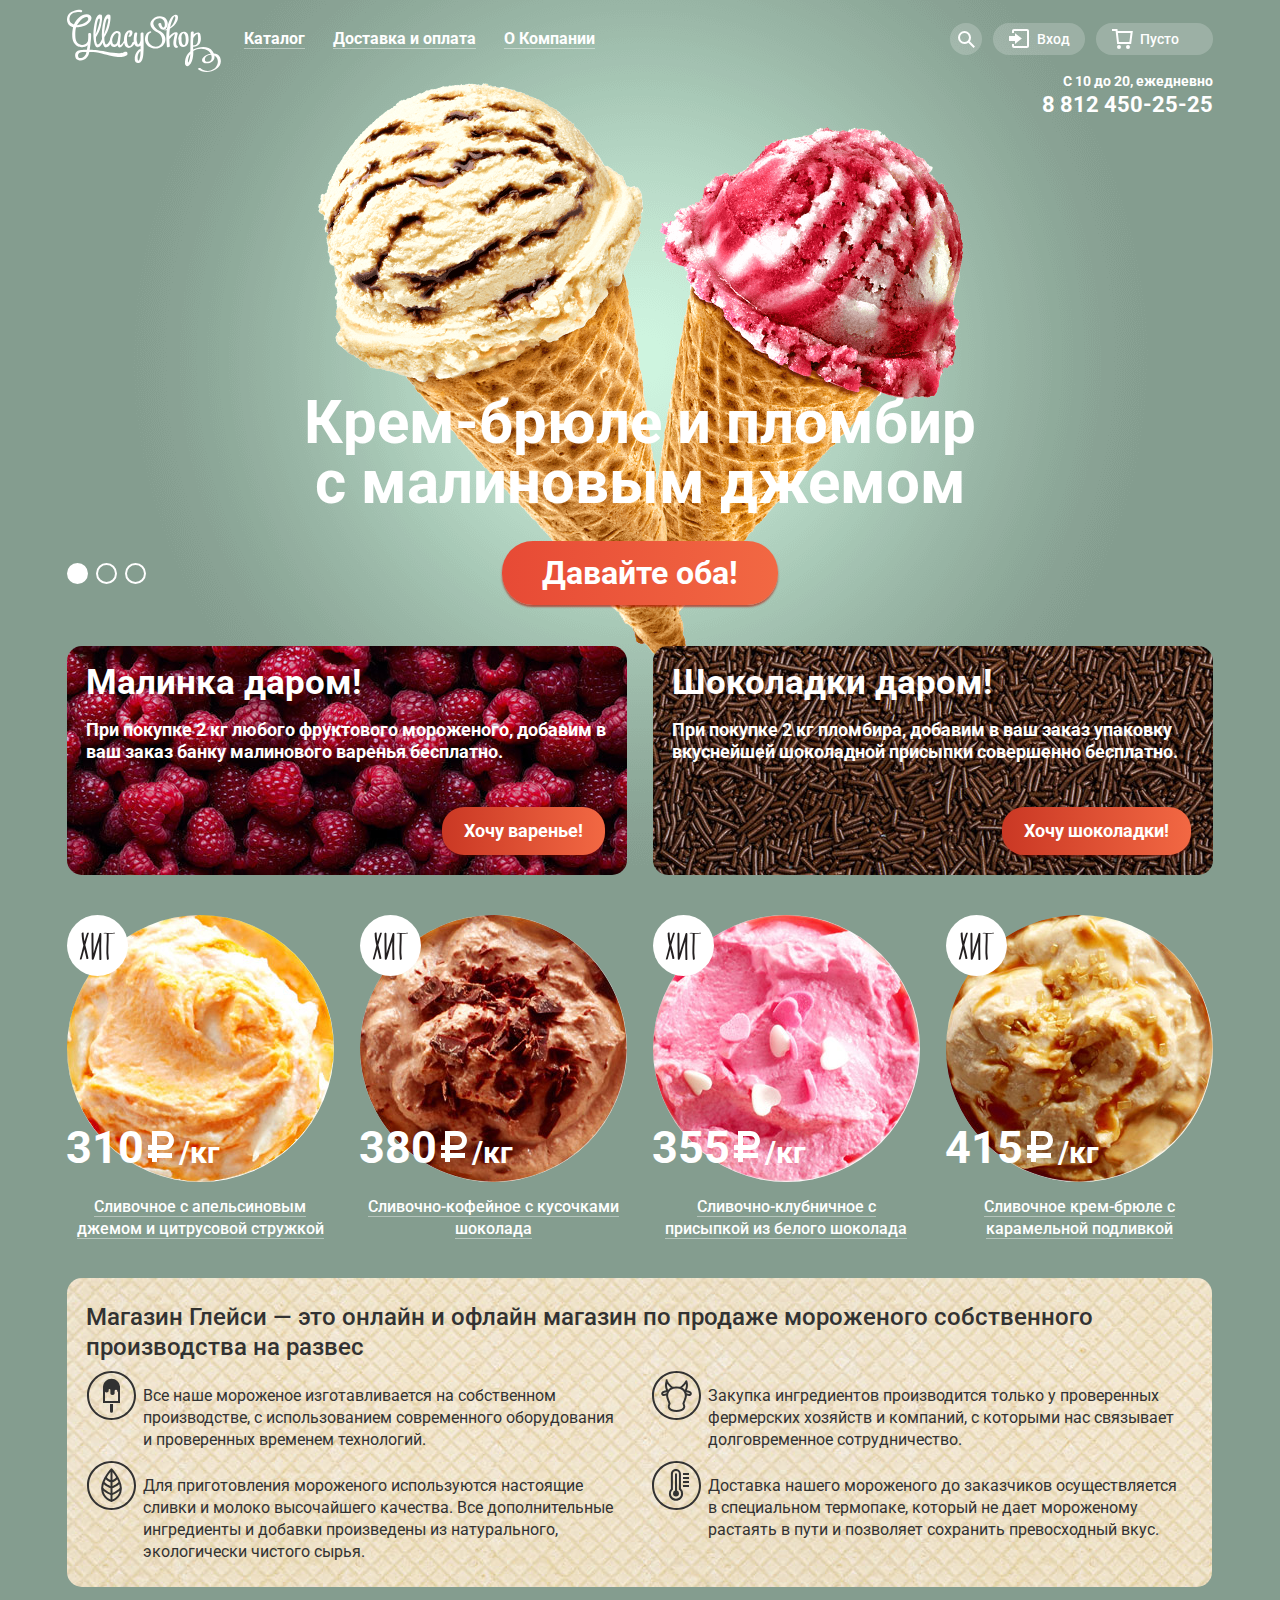
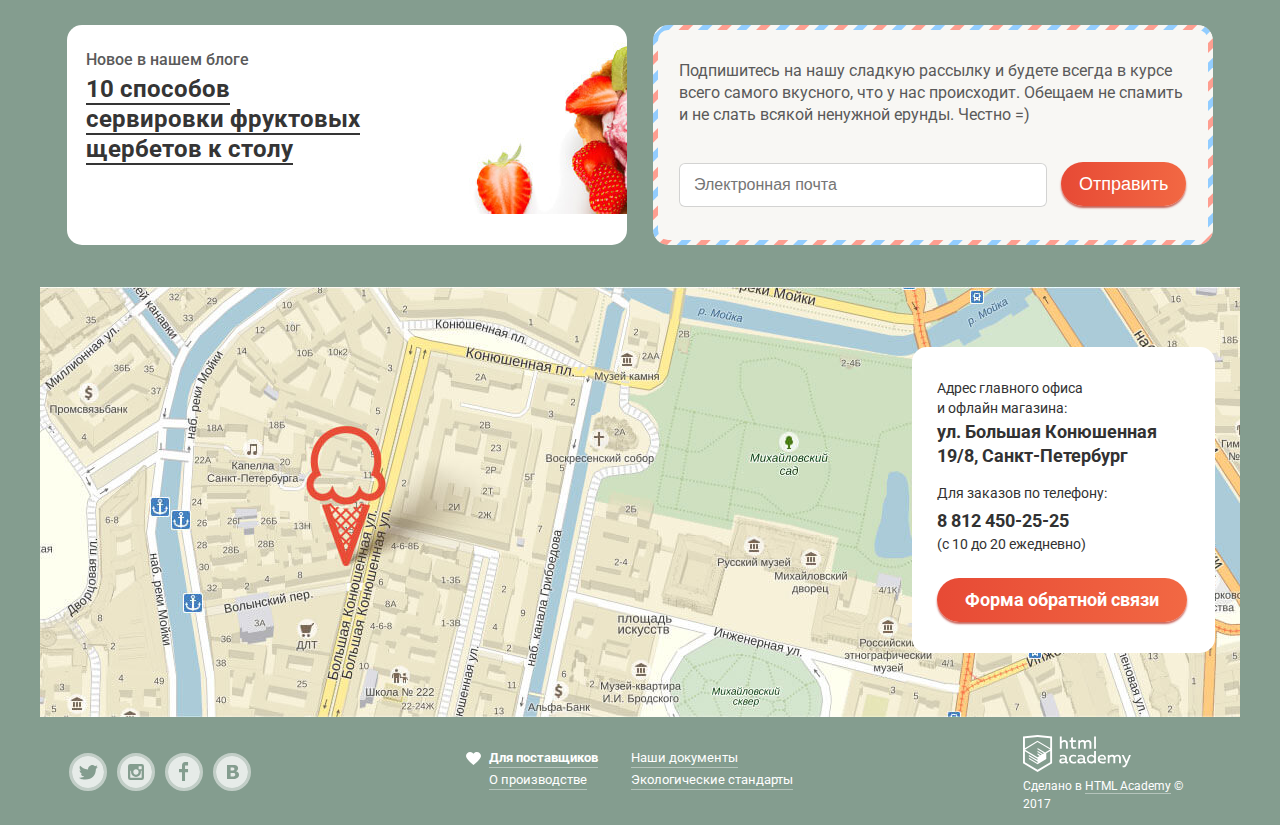
<file: index.html>
<!DOCTYPE html>
<html lang="ru">
<head>
	<meta charset="utf-8">
	<meta name="format-detection" content="telephone=no">
	<title>HTML Academy: Глейси</title>
	<link href="https://fonts.googleapis.com/css?family=Roboto:400,500,700&amp;subset=cyrillic" rel="stylesheet">
	<link rel="stylesheet" href="css/normalize.min.css">
	<link rel="stylesheet" href="css/style.min.css">
</head>
<body>
	<input type="radio" id="btn-one" name="toggle" checked>
	<input type="radio" id="btn-two" name="toggle">
	<input type="radio" id="btn-three" name="toggle">
	<div class="site-wrap">
		<header class="main-header">
			<div class="container">
				<div class="header-navigation-wrap">
					<nav class="main-navigation">
						<img src="img/logo.svg" width="154" height="64" alt="Логотип «Gllacy»">
						<ul class="site-navigation">
							<li class="navigation-item">
								<a href="#"><span>Каталог</span></a>
								<ul class="dropdown">
									<li><a href="#">Новинки</a></li>
									<li><a href="catalog.html">Сливочное</a></li>
									<li><a href="#">Щербеты</a></li>
									<li><a href="#">Фруктовый лед</a></li>
									<li><a href="#">Мелорин</a></li>
								</ul>
							</li>
							<li class="navigation-item"><a href="#"><span>Доставка и оплата</span></a></li>
							<li class="navigation-item"><a href="#"><span>О Компании</span></a></li>
						</ul>
					</nav>
					<ul class="user-navigation">
						<li class="header-search">
							<a href="#"><span class="visually-hidden">Поиск</span></a>
							<form class="header-search-form" action="#" method="get">
								<label class="visually-hidden" for="search">Поиск</label>
								<input type="search" id="search" name="search" placeholder="Что ищем?">
							</form>
						</li>
						<li class="header-login">
							<a href="#">Вход</a>
							<form class="header-login-form" action="#" method="post">
								<label class="visually-hidden" for="login">Электронная почта</label>
								<input type="text" name="login" id="login" placeholder="Электронная почта">
								<label class="visually-hidden" for="password">Пароль</label>
								<input type="password" name="password" id="password" placeholder="Пароль">
								<div class="header-login-wrap">
									<button class="btn login-form-btn" type="submit">Войти</button>
									<div class="header-link-wrap">
										<a href="#">Забыли пароль?</a>
										<a href="#">Новая регистрация</a>
									</div>
								</div>
							</form>
						</li>
						<li class="header-basket">
							<a href="#"><span class="visually-hidden">Корзина</span>Пусто</a>
						</li>
					</ul>
				</div>
				<div class="header-contacts">
					<p class="header-contacts-time">С 10 до 20, ежедневно</p>
					<p class="header-contacts-number">8 812 450-25-25</p>
				</div>
			</div>
		</header>

		<main>
			<div class="container">
				<section class="slider">
					<div class="slide slide-one">
						<h2>Крем-брюле и пломбир с малиновым джемом</h2>
						<a class="btn slide-btn" href="#">Давайте оба!</a>
					</div>
					<div class="slide slide-two">
						<h2>Шоколадный пломбир и лимонный сорбет</h2>
						<a class="btn slide-btn" href="#">Давайте оба!</a>
					</div>
					<div class="slide slide-three">
						<h2>Пломбир с помадкой и клубничный щербет</h2>
						<a class="btn slide-btn" href="#">Давайте оба!</a>
					</div>
					<div class="slide-controls">
						<label for="btn-one"></label>
						<label for="btn-two"></label>
						<label for="btn-three"></label>
					</div>
				</section>

				<section class="offer">
					<h2 class="visually-hidden">Специальное предложение</h2>
					<div class="offer-one">
						<h3>Малинка даром!</h3>
						<p>При покупке 2 кг любого фруктового мороженого, добавим в ваш заказ банку малинового варенья бесплатно.</p>
						<a class="btn offer-btn" href="#">Хочу варенье!</a>
					</div>
					<div class="offer-two">
						<h3>Шоколадки даром!</h3>
						<p>При покупке 2 кг пломбира, добавим в ваш заказ упаковку вкуснейшей шоколадной присыпки совершенно бесплатно.</p>
						<a class="btn offer-btn" href="#">Хочу шоколадки!</a>
					</div>
				</section>

				<section class="bestseller">
					<h2 class="visually-hidden">Лидеры продаж</h2>
					<ul class="catalog-list">
						<li class="catalog-item">
							<a href="#">
								<p class="catalog-item-image">		
									<img src="img/product-1.jpg" width="267" height="267" alt="Сливочное с апельсиновым джемом и цитрусовой стружкой">
								</p>
								<p class="catalog-item-price">
									310<span class="kilo">/кг</span>
								</p>
								<h3 class="catalog-title"><span>Сливочное с апельсиновым джемом и цитрусовой стружкой</span></h3>
								<div class="catalog-hover">
									<span class="btn catalog-item-btn">Быстрый просмотр</span>
								</div>
							</a>
						</li>
						<li class="catalog-item">
							<a href="#">
								<p class="catalog-item-image">
									<img src="img/product-2.jpg" width="267" height="267" alt="Сливочно-кофейное с кусочками шоколада">
								</p>
								<p class="catalog-item-price">
									380<span class="kilo">/кг</span>
								</p>
								<h3 class="catalog-title"><span>Сливочно-кофейное с кусочками шоколада</span></h3>
								<div class="catalog-hover">
									<span class="btn catalog-item-btn">Быстрый просмотр</span>
								</div>
							</a>
						</li>
						<li class="catalog-item">
							<a href="#">
								<p class="catalog-item-image">
									<img src="img/product-3.jpg" width="267" height="267" alt="Сливочно-клубничное с присыпкой из белого шоколада">
								</p>
								<p class="catalog-item-price">
									355<span class="kilo">/кг</span>
								</p>
								<h3 class="catalog-title"><span>Сливочно-клубничное с присыпкой из белого шоколада</span></h3>
								<div class="catalog-hover">
									<span class="btn catalog-item-btn">Быстрый просмотр</span>
								</div>
							</a>
						</li>
						<li class="catalog-item">
							<a href="#">
								<p class="catalog-item-image">
									<img src="img/product-4.jpg" width="267" height="267" alt="Сливочное крем-брюле с карамельной подливкой">
								</p>
								<p class="catalog-item-price">
									415<span class="kilo">/кг</span>
								</p>
								<h3 class="catalog-title"><span>Сливочное крем-брюле с карамельной подливкой</span></h3>
								<div class="catalog-hover">
									<span class="btn catalog-item-btn">Быстрый просмотр</span>
								</div>
							</a>
						</li>
					</ul>
				</section>

				<section class="features">
					<h2 class="visually-hidden">Особенности</h2>
					<h1>Магазин Глейси — это онлайн и офлайн магазин по продаже мороженого собственного производства на развес</h1>
					<div class="features-list">
						<p class="features-item">Все наше мороженое изготавливается на собственном производстве, с использованием современного оборудования и проверенных временем технологий.</p>
						<p class="features-item">Закупка ингредиентов производится только у проверенных фермерских хозяйств и компаний, с которыми нас связывает долговременное сотрудничество.</p>
						<p class="features-item">Для приготовления мороженого используются настоящие сливки и молоко высочайшего качества. Все дополнительные ингредиенты и добавки произведены из натурального, экологически чистого сырья.</p>
						<p class="features-item">Доставка нашего мороженого до заказчиков осуществляется в специальном термопаке, который не дает мороженому растаять в пути и позволяет сохранить превосходный вкус.</p>
					</div>
				</section>

				<section class="blog-subscription">
					<h2 class="visually-hidden">Подписка и блог</h2>
					<article class="blog">
						<h3>Новое в нашем блоге</h3>
						<h4>
							<a href="#">10 способов сервировки фруктовых щербетов к столу</a>
						</h4>
					</article>
					<div class="subscription">
						<div class="subscription-wrap">
							<h2 class="visually-hidden">Рассылка</h2>
							<p>Подпишитесь на нашу сладкую рассылку и будете всегда в курсе всего самого вкусного, что у нас происходит. Обещаем не спамить и не слать всякой ненужной ерунды. Честно =)</p>
							<form action="#" method="post">
								<label class="visually-hidden" for="email">Электронная почта</label>
								<input type="email" name="email" id="email" placeholder="Электронная почта">
								<button class="btn subscription-btn" type="submit">Отправить</button>
							</form>
						</div>
					</div>
				</section>

			</div>
			<div class="map">
				<h2 class="visually-hidden">Карта</h2>
				<div id="map" class="ymap"></div>
				<div class="address">
					<p class="address-title">
						Адрес главного офиса и офлайн магазина:
					</p>
					<p class="address-street">
						ул. Большая Конюшенная		
						19/8, Санкт-Петербург
					</p>	
					<p class="address-contact">
						Для заказов по телефону:		
						<p class="address-number">8 812 450-25-25</p>	
						<p class="address-time">(с 10 до 20 ежедневно)</p>
					</p>
					<a class="btn address-btn" href="#">Форма обратной связи</a>
				</div>
			</div>
		</main>

		<footer class="main-footer">
			<div class="container">
				<ul class="footer-social">
					<li><a class="social-btn twitter" href="#"><span class="visually-hidden">Твиттер</span></a></li>
					<li><a class="social-btn instagram" href="#"><span class="visually-hidden">Инстаграм</span></a></li>
					<li><a class="social-btn fb" href="#"><span class="visually-hidden">Фейсбук</span></a></li>
					<li><a class="social-btn vk" href="#"><span class="visually-hidden">Вконтакте</span></a></li>
				</ul>
				<nav class="footer-navigation">
					<ul class="footer-navigation-list">
						<li><a href="#">Для поставщиков</a></li>
						<li><a href="#">Наши документы</a></li>
						<li><a href="#">О производстве</a></li>
						<li><a href="#">Экологические стандарты</a></li>
					</ul>
				</nav>
				<p class="footer-copyright">
					<a href="https://htmlacademy.ru/intensive/htmlcss"><img src="img/logo-htmlacademy.svg" width="108" height="39" alt="HTML Academy"></a>
					<span>Сделано в <a href="https://htmlacademy.ru/intensive/htmlcss">HTML Academy</a> © 2017</span>
				</p>
			</div>
		</footer>
	</div>
	<div class="wrap-blackout">
		<div class="modal-feedback">
			<span class="feedback-text">Мы обязательно вам ответим!</span>
			<form action="https://echo.htmlacademy.ru/" method="get">
				<label class="visually-hidden" for="name">Имя</label>
				<input type="text" name="name" id="name" placeholder="Как вас зовут?">
				<label class="visually-hidden" for="mail">Почта</label>
				<input type="text" name="mail" id="mail" placeholder="Ваша почта для ответа?">
				<label class="visually-hidden" for="modal-text">Напишите что-нибудь</label>
				<textarea placeholder="Напишите что-нибудь..." id="modal-text"></textarea>
				<button class="btn feedback-btn" type="submit">Отправить</button>
			</form>
			<button class="modal-close" type="button"><span class="visually-hidden">Закрыть</span></button>
		</div>
	</div>
	<script src="https://api-maps.yandex.ru/2.1/?lang=ru_RU" type="text/javascript">
	</script>
	<script src="js/script.min.js"></script>
</body>
</html>
</file>
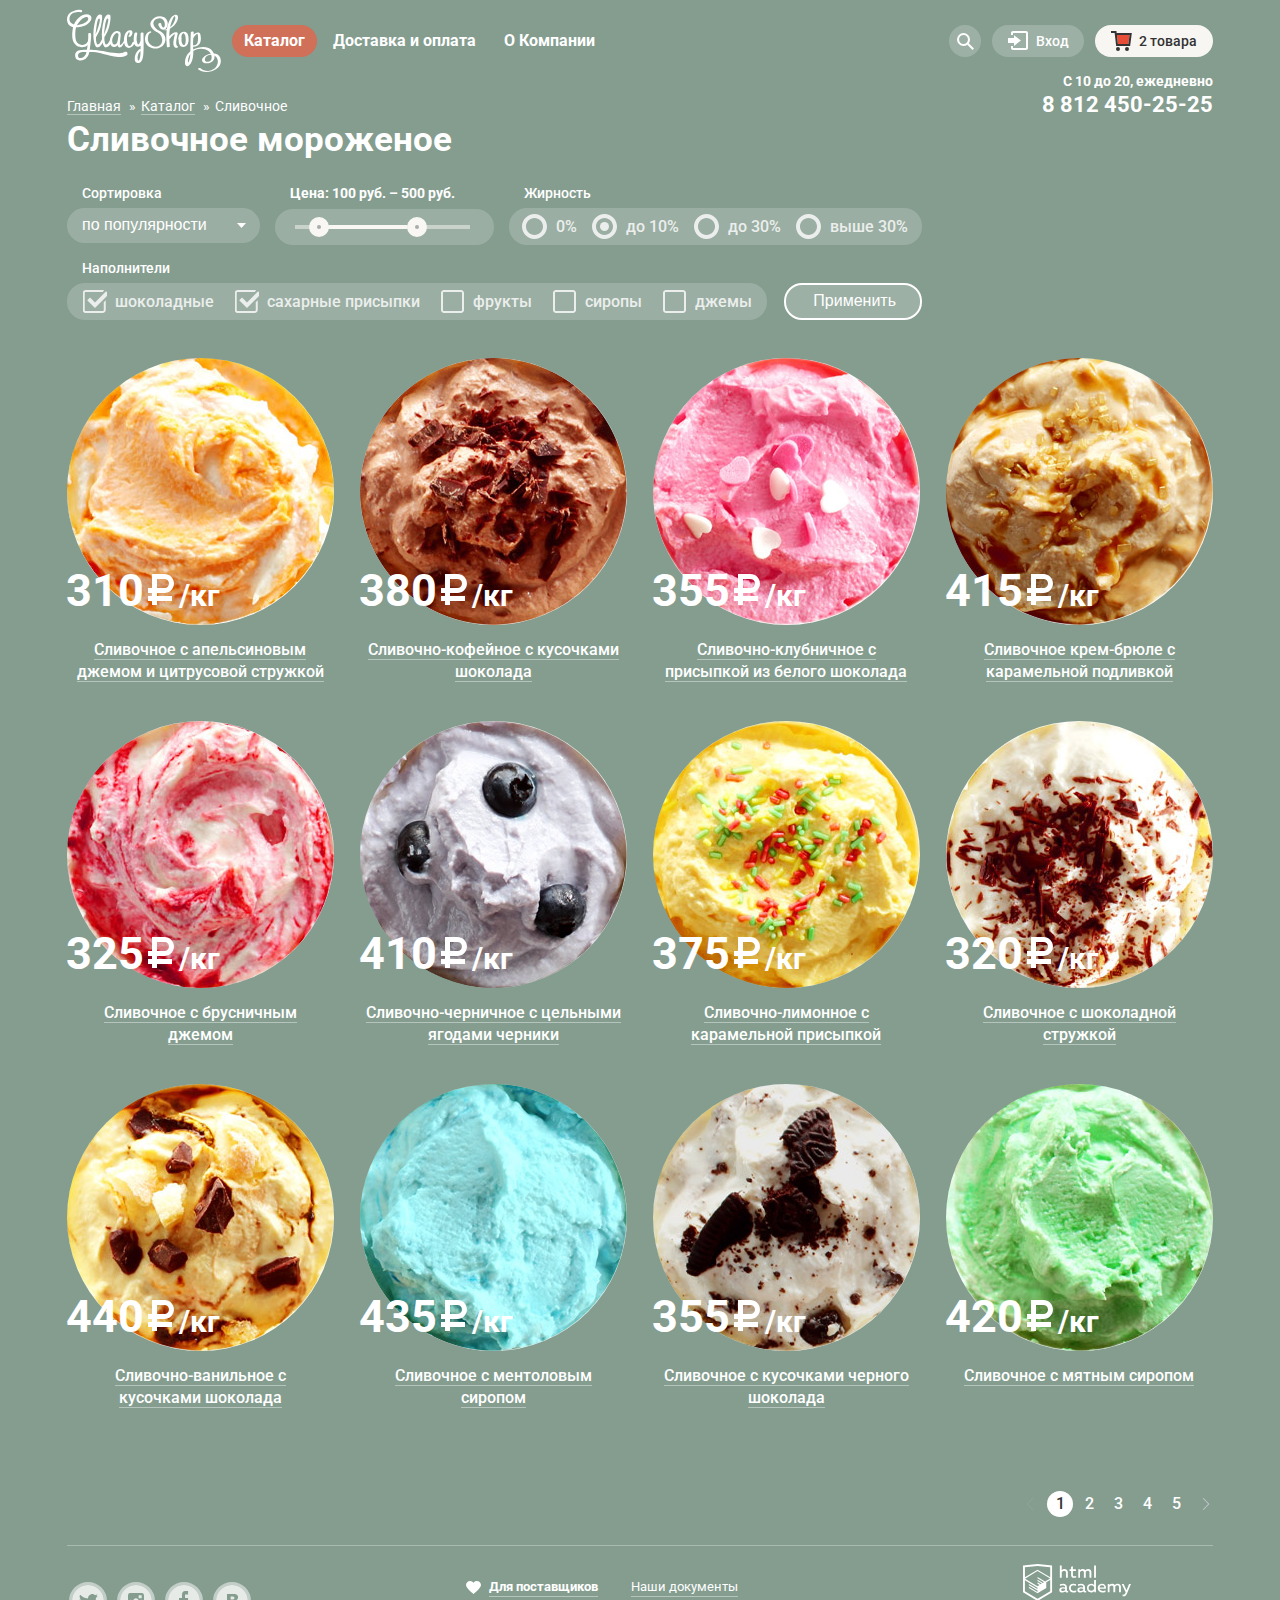
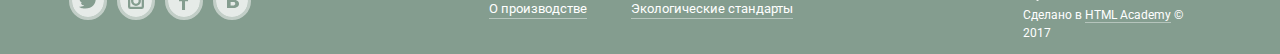
<file: catalog.html>
<!DOCTYPE html>
<html lang="ru">
<head>
	<meta charset="utf-8">
	<meta name="format-detection" content="telephone=no">
	<title>Каталог</title>
	<link href="https://fonts.googleapis.com/css?family=Roboto:400,500,700&amp;subset=cyrillic" rel="stylesheet">
	<link rel="stylesheet" href="css/normalize.min.css">
	<link rel="stylesheet" href="css/style.min.css">
</head>
<body>
	<header class="main-header">
		<div class="container">
			<div class="header-navigation-wrap">
				<nav class="main-navigation">
					<a class="main-header-logo" href="index.html">
						<img src="img/logo.svg" width="154" height="64" alt="Логотип «Gllacy»">
					</a>
					<ul class="site-navigation">
						<li class="navigation-item site-navigation-current">
							<a href="catalog.html">Каталог</a>
							<ul class="dropdown">
								<li><a href="#">Новинки</a></li>
								<li class="dropdown-current"><a href="#">Сливочное</a></li>
								<li><a href="#">Щербеты</a></li>
								<li><a href="#">Фруктовый лед</a></li>
								<li><a href="#">Мелорин</a></li>
							</ul>
						</li>
						<li class="navigation-item"><a href="#">Доставка и оплата</a></li>
						<li class="navigation-item"><a href="#">О Компании</a></li>
					</ul>
				</nav>
				<ul class="user-navigation">
					<li class="header-search">
						<a href="#"><span class="visually-hidden">Поиск</span></a>
						<form class="header-search-form" action="#" method="get">
							<label class="visually-hidden" for="search">Поиск</label>
							<input type="search" id="search" name="search" placeholder="Что ищем?">
						</form>
					</li>
					<li class="header-login">
						<a href="#">Вход</a>
						<form class="header-login-form" action="#" method="post">
							<label class="visually-hidden" for="login">Электронная почта</label>
							<input type="text" name="login" id="login" placeholder="Электронная почта">
							<label class="visually-hidden" for="password">Пароль</label>
							<input type="password" name="password" id="password" placeholder="Пароль">
							<div class="header-login-wrap">
								<button class="btn login-form-btn" type="submit">Войти</button>
								<div class="header-link-wrap">
									<a href="#">Забыли пароль?</a>
									<a href="#">Новая регистрация</a>
								</div>
							</div>
						</form>
					</li>
					<li class="header-basket-goods">
						<a href="#">2 товара</a>
						<div class="basket-hover">
							<table class="table-basket">
								<tr>
									<td><button class="basket-close" type="button"><span class="visually-hidden">Закрыть</span></button></td>
									<td><img src="img/small-product-1.jpg" width="33" height="33" alt="Пломбир с апельсиновым джемом"></td>
									<td> Пломбир с апельсиновым джемом</td>
									<td>1,5 кг х <span class="basket-price">200 руб.</span></td>
									<td>300 руб</td>
								</tr>
								<tr>
									<td><button class="basket-close" type="button"><span class="visually-hidden">Закрыть</span></button></td>
									<td><img src="img/small-product-3.jpg" width="33" height="33" alt="Клубничный пломбир с присыпкой из белого шоколада"></td>
									<td>Клубничный пломбир с присыпкой из белого шоколада</td>
									<td>1,5 кг х <span class="basket-price">300 руб.</span></td>
									<td>450 руб</td>
								</tr>
							</table>
							<p><span class="basket-sum">Итого: 750 руб</span></p>	
							<p><a class="btn basket-btn" href="#">Оформить заказ</a></p>
						</div>
					</li>
				</ul>
			</div>
			<div class="breadcrumbs-contacts-wrap">
				<ul class="breadcrumbs">
					<li><a href="index.html">Главная</a></li>
					<li><a href="#">Каталог</a></li>
					<li class="breadcrumbs-current">Сливочное</li>
				</ul>
				<div class="header-contacts">
					<p class="header-contacts-time">С 10 до 20, ежедневно</p>
					<p class="header-contacts-number">8 812 450-25-25</p>
				</div>
			</div>
		</div>
	</header>

	<main>
		<div class="container">
			<h1 class="page-title">Сливочное мороженое</h1>
			<section class="filters">
				<h2 class="visually-hidden">Фильтр товаров</h2>
				<form class="filter" action="#" method="get">
					<div class="filter-wrap">
						<fieldset class="sorting">
							<legend>Сортировка</legend>
							<select name="sorting">
								<option value="popular">по популярности</option>
								<option value="cheap">сначала недорогие</option>
								<option value="expensive">сначала дорогие</option>
								<option value="oiliness">по жирности</option>
							</select>	
						</fieldset>
						<div class="filter-rang">
							<span class="filter-price-range">Цена: 100 руб. – 500 руб.</span>
							<div class="rang-color-wrap">
								<div class="scale">
									<div class="bar"></div>
									<div class="range-roller roller-min"></div>
									<div class="range-roller roller-max"></div>
								</div>
							</div>
						</div>
						<fieldset class="oiliness">
							<legend>Жирность</legend>
							<div class="filter-oiliness-wrap">
								<label>
									<input class="visually-hidden" type="radio" name="oiliness" value="0">
									<span class="filter-radio"></span>
									0%
								</label>
								<label>
									<input class="visually-hidden" type="radio" name="oiliness" value="to 10" checked>
									<span class="filter-radio"></span>
									до 10%
								</label>
								<label>
									<input class="visually-hidden" type="radio" name="oiliness" value="to 30">
									<span class="filter-radio"></span>
									до 30%
								</label>
								<label>
									<input class="visually-hidden" type="radio" name="oiliness" value="over 30">
									<span class="filter-radio"></span>
									выше 30%
								</label>
							</div>
						</fieldset>
						<fieldset class="fillers">
							<legend>Наполнители</legend>
							<div class="filter-fillers-wrap">
								<label>
									<input class="visually-hidden" type="checkbox" name="chocolate" checked>
									<span class="filter-checkbox"></span>
									шоколадные
								</label>
								<label>
									<input class="visually-hidden" type="checkbox" name="sugar" checked>
									<span class="filter-checkbox"></span>
									сахарные присыпки
								</label>
								<label>
									<input class="visually-hidden" type="checkbox" name="fruits">
									<span class="filter-checkbox"></span>
									фрукты
								</label>
								<label>
									<input class="visually-hidden" type="checkbox" name="syrups">
									<span class="filter-checkbox"></span>
									сиропы
								</label>
								<label>
									<input class="visually-hidden" type="checkbox" name="jams">
									<span class="filter-checkbox"></span>
									джемы
								</label>
							</div>
						</fieldset>
						<button class="filter-btn" type="submit">Применить</button>
					</div>
				</form>
			</section>

			<section class="catalog">
				<h2 class="visually-hidden">Каталог товаров</h2>
				<ul class="catalog-list">
					<li class="catalog-item">
						<a href="#">
							<p class="catalog-item-image">
								<img src="img/product-1.jpg" width="267" height="267" alt="Сливочное с апельсиновым джемом и цитрусовой стружкой">
							</p>
							<p class="catalog-item-price">
								310<span class="kilo">/кг</span>
							</p>
							<h3 class="catalog-title"><span>Сливочное с апельсиновым джемом и цитрусовой стружкой</span></h3>
							<div class="catalog-hover">
								<span class="btn catalog-item-btn">Быстрый просмотр</span>
							</div>
						</a>
					</li>
					<li class="catalog-item">
						<a href="#">
							<p class="catalog-item-image">
								<img src="img/product-2.jpg" width="267" height="267" alt="Сливочно-кофейное с кусочками шоколада">	
							</p>
							<p class="catalog-item-price">
								380<span class="kilo">/кг</span>
							</p>
							<h3 class="catalog-title"><span>Сливочно-кофейное с кусочками шоколада</span></h3>
							<div class="catalog-hover">
								<span class="btn catalog-item-btn">Быстрый просмотр</span>
							</div>
						</a>
					</li>
					<li class="catalog-item">
						<a href="#">
							<p class="catalog-item-image">
								<img src="img/product-3.jpg" width="267" height="267" alt="Сливочно-клубничное с присыпкой из белого шоколада">	
							</p>
							<p class="catalog-item-price">
								355<span class="kilo">/кг</span>
							</p>
							<h3 class="catalog-title"><span>Сливочно-клубничное с присыпкой из белого шоколада</span></h3>
							<div class="catalog-hover">
								<span class="btn catalog-item-btn">Быстрый просмотр</span>
							</div>
						</a>
					</li>
					<li class="catalog-item">
						<a href="#">
							<p class="catalog-item-image">
								<img src="img/product-4.jpg" width="267" height="267" alt="Сливочное крем-брюле с карамельной подливкой">
							</p>
							<p class="catalog-item-price">
								415<span class="kilo">/кг</span>
							</p>
							<h3 class="catalog-title"><span>Сливочное крем-брюле с карамельной подливкой</span></h3>
							<div class="catalog-hover">
								<span class="btn catalog-item-btn">Быстрый просмотр</span>
							</div>
						</a>
					</li>
					<li class="catalog-item">
						<a href="#">
							<p class="catalog-item-image">
								<img src="img/product-5.jpg" width="267" height="267" alt="Сливочное с брусничным джемом">
							</p>
							<p class="catalog-item-price">
								325<span class="kilo">/кг</span>
							</p>
							<h3 class="catalog-title"><span>Сливочное с брусничным джемом</span></h3>
							<div class="catalog-hover">
								<span class="btn catalog-item-btn">Быстрый просмотр</span>
							</div>
						</a>
					</li>
					<li class="catalog-item">
						<a href="#">
							<p class="catalog-item-image">
								<img src="img/product-6.jpg" width="267" height="267" alt="Сливочно-черничное с цельными ягодами черники">
							</p>
							<p class="catalog-item-price">
								410<span class="kilo">/кг</span>
							</p>
							<h3 class="catalog-title"><span>Сливочно-черничное с цельными ягодами черники</span></h3>
							<div class="catalog-hover">
								<span class="btn catalog-item-btn">Быстрый просмотр</span>
							</div>
						</a>
					</li>
					<li class="catalog-item">
						<a href="#">
							<p class="catalog-item-image">
								<img src="img/product-7.jpg" width="267" height="267" alt="Сливочно-лимонное с карамельной присыпкой">
							</p>
							<p class="catalog-item-price">
								375<span class="kilo">/кг</span>
							</p>
							<h3 class="catalog-title"><span>Сливочно-лимонное с карамельной присыпкой</span></h3>
							<div class="catalog-hover">
								<span class="btn catalog-item-btn">Быстрый просмотр</span>
							</div>
						</a>
					</li>
					<li class="catalog-item">
						<a href="#">
							<p class="catalog-item-image">
								<img src="img/product-8.jpg" width="267" height="267" alt="Сливочное с шоколадной стружкой">
							</p>
							<p class="catalog-item-price">
								320<span class="kilo">/кг</span>
							</p>
							<h3 class="catalog-title"><span>Сливочное с шоколадной стружкой</span></h3>
							<div class="catalog-hover">
								<span class="btn catalog-item-btn">Быстрый просмотр</span>
							</div>
						</a>
					</li>
					<li class="catalog-item">
						<a href="#">
							<p class="catalog-item-image">
								<img src="img/product-9.jpg" width="267" height="267" alt="Сливочно-ванильное с кусочками шоколада">
							</p>
							<p class="catalog-item-price">
								440<span class="kilo">/кг</span>
							</p>
							<h3 class="catalog-title"><span>Сливочно-ванильное с кусочками шоколада</span></h3>
							<div class="catalog-hover">
								<span class="btn catalog-item-btn">Быстрый просмотр</span>
							</div>
						</a>
					</li>
					<li class="catalog-item">
						<a href="#">
							<p class="catalog-item-image">
								<img src="img/product-10.jpg" width="267" height="267" alt="Сливочноe с ментоловым сиропом">
							</p>
							<p class="catalog-item-price">
								435<span class="kilo">/кг</span>
							</p>
							<h3 class="catalog-title"><span>Сливочноe с ментоловым сиропом</span></h3>
							<div class="catalog-hover">
								<span class="btn catalog-item-btn">Быстрый просмотр</span>
							</div>
						</a>
					</li>
					<li class="catalog-item">
						<a href="#">
							<p class="catalog-item-image">
								<img src="img/product-11.jpg" width="267" height="267" alt="Сливочное с кусочками черного шоколада">
							</p>
							<p class="catalog-item-price">
								355<span class="kilo">/кг</span>
							</p>
							<h3 class="catalog-title"><span>Сливочное с кусочками черного шоколада</span></h3>
							<div class="catalog-hover">
								<span class="btn catalog-item-btn">Быстрый просмотр</span>
							</div>
						</a>
					</li>
					<li class="catalog-item">
						<a href="#">
							<p class="catalog-item-image">
								<img src="img/product-12.jpg" width="267" height="267" alt="Сливочное с мятным сиропом">
							</p>
							<p class="catalog-item-price">
								420<span class="kilo">/кг</span>
							</p>
							<h3 class="catalog-title"><span>Сливочное с мятным сиропом</span></h3>
							<div class="catalog-hover">
								<span class="btn catalog-item-btn">Быстрый просмотр</span>
							</div>
						</a>
					</li>
				</ul>
			</section>
			<ul class="pagination-list">
				<li class="pagination-arrow-prev pagination-disable"><a></a></li>
				<li class="pagination-item pagination-item-current"><a>1</a></li>
				<li class="pagination-item"><a href="#">2</a></li>
				<li class="pagination-item"><a href="#">3</a></li>
				<li class="pagination-item"><a href="#">4</a></li>
				<li class="pagination-item"><a href="#">5</a></li>
				<li class="pagination-arrow-next"><a href="#"></a></li>
			</ul>
		</div>
	</main>

	<footer class="main-footer footer-inner">
		<div class="container">
			<ul class="footer-social">
				<li><a class="social-btn twitter" href="#"><span class="visually-hidden">Твиттер</span></a></li>
				<li><a class="social-btn instagram" href="#"><span class="visually-hidden">Инстаграм</span></a></li>
				<li><a class="social-btn fb" href="#"><span class="visually-hidden">Фейсбук</span></a></li>
				<li><a class="social-btn vk" href="#"><span class="visually-hidden">Вконтакте</span></a></li>
			</ul>
			<nav class="footer-navigation">
				<ul class="footer-navigation-list">
					<li><a href="#">Для поставщиков</a></li>
					<li><a href="#">Наши документы</a></li>
					<li><a href="#">О производстве</a></li>
					<li><a href="#">Экологические стандарты</a></li>
				</ul>
			</nav>
			<p class="footer-copyright">
				<a href="https://htmlacademy.ru/intensive/htmlcss"><img src="img/logo-htmlacademy.svg" width="108" height="39" alt="HTML Academy"></a>
				<span>Сделано в <a href="https://htmlacademy.ru/intensive/htmlcss">HTML Academy</a> © 2017</span>
			</p>
		</div>
	</footer>
</body>
</html>
</file>
<file: css/style.min.css>
html{-webkit-box-sizing:border-box;box-sizing:border-box}*,:after,:before{-webkit-box-sizing:inherit;box-sizing:inherit}body{margin:0;font-size:16px;line-height:22px;color:#323232;font-family:"Roboto", "Arial", sans-serif;font-weight:bold;background-color:#849d8f;color:#ffffff;position:relative}a{color:inherit;text-decoration:none}img{max-width:100%;height:auto}body>input[type=radio]{display:none}.site-wrap{min-width:1200px;background-repeat:no-repeat;background-position:top center;-webkit-transition:background-image 0.5s ease,
		background-color 0.5s ease;-o-transition:background-image 0.5s ease,
		background-color 0.5s ease;transition:background-image 0.5s ease,
		background-color 0.5s ease}.site-wrap:after,.site-wrap:before{content:"";visibility:hidden}.site-wrap:after{background-image:url("../img/slide-two.png")}.site-wrap:before{background-image:url("../img/slide-three.png")}.container{width:1200px;padding:0 27px;margin:0 auto}.visually-hidden{position:absolute;width:1px;height:1px;margin:-1px;border:0;padding:0;clip:rect(0 0 0 0);overflow:hidden}.btn{display:inline-block;background:-webkit-gradient( linear, left top, right top, from(rgb(231,74,53)) , to(rgb(242,104,67)));background:-webkit-linear-gradient( left, rgb(231,74,53) 0% , rgb(242,104,67) 100%);background:-o-linear-gradient( left, rgb(231,74,53) 0% , rgb(242,104,67) 100%);background:linear-gradient( 90deg, rgb(231,74,53) 0% , rgb(242,104,67) 100%);-webkit-box-shadow:0 2px 2px 0 rgba(172, 16, 0, 0.64);box-shadow:0 2px 2px 0 rgba(172, 16, 0, 0.64);color:#ffffff;border:none;cursor:pointer}.btn:focus,.btn:hover{background:-webkit-gradient( linear, left top, right top, from(rgba(255,255,255,.2)), to(rgba(255,255,255,.2)) ),
		-webkit-gradient( linear, left top, right top, from(rgb(231,74,53)), to(rgb(242,104,67)) );background:-webkit-linear-gradient( left, rgba(255,255,255,.2) 0%, rgba(255,255,255,.2) 100% ),
		-webkit-linear-gradient( left, rgb(231,74,53) 0%, rgb(242,104,67) 100% );background:-o-linear-gradient( left, rgba(255,255,255,.2) 0%, rgba(255,255,255,.2) 100% ),
		-o-linear-gradient( left, rgb(231,74,53) 0%, rgb(242,104,67) 100% );background:linear-gradient( 90deg, rgba(255,255,255,.2) 0%, rgba(255,255,255,.2) 100% ),
		linear-gradient( 90deg, rgb(231,74,53) 0%, rgb(242,104,67) 100% );outline:0}.btn:active{background:-webkit-gradient( linear, left top, right top, from(rgba(0, 0, 0, 0.07)), to(rgba(0, 0, 0, 0.07)) ),
		-webkit-gradient( linear, left top, right top, from(rgb(231, 74, 53)), to(rgb(242, 104, 67)));background:-webkit-linear-gradient( left, rgba(0, 0, 0, 0.07) 0%, rgba(0, 0, 0, 0.07) 100% ),
		-webkit-linear-gradient( left, rgb(231, 74, 53) 0%, rgb(242, 104, 67) 100%);background:-o-linear-gradient( left, rgba(0, 0, 0, 0.07) 0%, rgba(0, 0, 0, 0.07) 100% ),
		-o-linear-gradient( left, rgb(231, 74, 53) 0%, rgb(242, 104, 67) 100%);background:linear-gradient( 90deg, rgba(0, 0, 0, 0.07) 0%, rgba(0, 0, 0, 0.07) 100% ),
		linear-gradient( 90deg, rgb(231, 74, 53) 0%, rgb(242, 104, 67) 100%);-webkit-box-shadow:inset 0 2px 2px 0 #942718;box-shadow:inset 0 2px 2px 0 #942718}.header-navigation-wrap{display:-webkit-box;display:-webkit-flex;display:-ms-flexbox;display:flex;-webkit-box-pack:justify;-webkit-justify-content:space-between;-ms-flex-pack:justify;justify-content:space-between;-webkit-flex-wrap:wrap;-ms-flex-wrap:wrap;flex-wrap:wrap;padding-top:9px}.main-navigation{display:-webkit-box;display:-webkit-flex;display:-ms-flexbox;display:flex;-webkit-box-pack:start;-webkit-justify-content:flex-start;-ms-flex-pack:start;justify-content:flex-start;-webkit-align-content:center;-ms-flex-line-pack:center;align-content:center;width:560px;font-size:16px;line-height:18px}.dropdown,.site-navigation,.user-navigation{list-style:none;margin:0;padding:0}.site-navigation{width:375px;display:-webkit-box;display:-webkit-flex;display:-ms-flexbox;display:flex;-webkit-box-pack:justify;-webkit-justify-content:space-between;-ms-flex-pack:justify;justify-content:space-between;-webkit-box-align:center;-webkit-align-items:center;-ms-flex-align:center;align-items:center;-webkit-flex-wrap:wrap;-ms-flex-wrap:wrap;flex-wrap:wrap;margin-left:11px}.navigation-item{position:relative;padding-bottom:5px}.footer-navigation-list a,.navigation-item span{border-bottom:1px solid rgba(255, 255, 255, 0.4)}.navigation-item>a{padding:7px 12px;display:inline-block}.navigation-item>a:focus,.navigation-item>a:hover{background-color:#f7f6f3;color:#333333;border-radius:20px;outline:0}.navigation-item>a:active{background:#ededed;-webkit-box-shadow:inset 0 2px 1px 0 rgb(105, 105, 105);box-shadow:inset 0 2px 1px 0 rgb(105, 105, 105)}.site-navigation-current>a{background-color:#d07058;border-radius:20px;padding:7px 12px}.dropdown{display:none;position:absolute;width:144px;min-height:170px;font-size:14px;line-height:16px;color:#323232;background:#f8f7f4;border-radius:5px;-webkit-box-shadow:0 20px 20px 0 rgba(0, 0, 0, 0.4);box-shadow:0 20px 20px 0 rgba(0, 0, 0, 0.4);top:37px;left:-10px;z-index:1}.navigation-item:first-child:hover .dropdown{display:block}.dropdown li:not(:first-child){font-weight:normal}.dropdown li:first-child{border-bottom:1px solid rgba(53, 53,53, 0.2)}.dropdown a{display:block;padding:10px 20px}.dropdown a:focus,.dropdown a:hover{background-color:#fbded8;outline:0;border-radius:5px}.dropdown a:active{background:#f6b5a5}.dropdown-current a{background:#d07058;color:#ffffff}.user-navigation{display:-webkit-box;display:-webkit-flex;display:-ms-flexbox;display:flex;-webkit-box-pack:end;-webkit-justify-content:flex-end;-ms-flex-pack:end;justify-content:flex-end;-webkit-box-align:center;-webkit-align-items:center;-ms-flex-align:center;align-items:center;-webkit-align-self:center;-ms-flex-item-align:center;align-self:center;width:570px;font-size:14px;line-height:16px;font-weight:500}.user-navigation li{margin-left:11px;position:relative;padding-bottom:5px}li[class^=header]>a{background-color:rgba(255, 255, 255, 0.2);border-radius:20px;display:inline-block}li[class^=header]>a:focus,li[class^=header]>a:hover{background-color:#f7f6f3;color:#333333;outline:0}li[class$=goods]>a{background-color:#f7f6f3;color:#333333}.header-search{padding-top:4px}.header-search>a{padding:16px;border-radius:50%;background:url("../img/loupe.svg") no-repeat center}.header-search a:focus,.header-search a:hover{background:url("../img/loupe-black.svg") no-repeat center}.header-login>a{padding:8px 15px 8px 44px;background:url("../img/enter-white.svg") no-repeat 16px center}.header-login>a:focus,.header-login>a:hover{background:url("../img/enter-black.svg") no-repeat 16px center}.header-basket>a{padding:8px 34px 8px 44px;background:url("../img/basket.svg") no-repeat 16px center}.header-basket-goods>a{padding:8px 16px 8px 44px;background:url("../img/basket-red.svg") no-repeat 16px center;min-width:116px}.header-basket>a:focus,.header-basket>a:hover{background:url("../img/basket-red.svg") no-repeat 16px center}.modal-feedback textarea,input[type=email],input[type=password],input[type=search],input[type=text]{padding:10px 15px 10px 15px;border-radius:6px;font-size:16px;font-weight:normal;line-height:24px;color:#999999;border:none;-webkit-box-shadow:inset 0 0 0 1px #d3d3d2;box-shadow:inset 0 0 0 1px #d3d3d2}.user-navigation input[type=search]{width:310px}.user-navigation input[type=password],.user-navigation input[type=text]{width:240px}.modal-feedback textarea:hover,input[type=email]:hover,input[type=password]:hover,input[type=search]:hover,input[type=text]:hover{-webkit-box-shadow:inset 0 0 0 2px #c7c6c5;box-shadow:inset 0 0 0 2px #c7c6c5}.modal-feedback textarea:focus,input[type=email]:focus,input[type=password]:focus,input[type=search]:focus,input[type=text]:focus{-webkit-box-shadow:inset 0 0 0 2px #8fbdec;box-shadow:inset 0 0 0 2px #8fbdec;outline:0}.header-search-form{display:none;position:absolute;width:340px;min-height:80px;padding:20px 15px;background:#f8f7f4;border-radius:5px;-webkit-box-shadow:0 20px 20px 0 rgba(0, 0, 0, 0.4);box-shadow:0 20px 20px 0 rgba(0, 0, 0, 0.4);right:0px;top:37px;z-index:1}.header-search:hover .header-search-form{display:block}.header-login-form{display:none;position:absolute;width:280px;min-height:215px;padding:20px 10px 20px 20px;background:#f8f7f4;border-radius:5px;-webkit-box-shadow:0 20px 20px 0 rgba(0, 0, 0, 0.4);box-shadow:0 20px 20px 0 rgba(0, 0, 0, 0.4);right:0px;top:37px;z-index:3}.header-login:hover .header-login-form{display:block}.header-login-wrap{display:-webkit-box;display:-webkit-flex;display:-ms-flexbox;display:flex;-webkit-box-align:center;-webkit-align-items:center;-ms-flex-align:center;align-items:center}.header-login-form input{margin-bottom:20px}.header-login-form a{font-size:13px;line-height:24px;color:#323232;border-bottom:1px solid rgba(0, 0, 0, 0.3)}.header-login-form a:focus,.header-login-form a:hover{color:#e84d37;border-bottom:1px solid rgba(236, 89, 60, 0.3);outline:0}.login-form-btn{padding:10px 25px;font-size:18px;line-height:24px;font-weight:bold;border-radius:22px;margin-right:20px}.basket-hover{display:none;-webkit-box-orient:vertical;-webkit-box-direction:normal;-webkit-flex-direction:column;-ms-flex-direction:column;flex-direction:column;position:absolute;width:540px;padding:20px 15px;border-radius:5px;background-color:#f8f7f4;-webkit-box-shadow:0 20px 20px 0 rgba(0, 0, 0, 0.4);box-shadow:0 20px 20px 0 rgba(0, 0, 0, 0.4);color:#323232;font-size:13px;line-height:16px;font-weight:normal;right:0px;top:37px;z-index:1}.header-basket-goods:hover .basket-hover,.header-basket:hover .basket-hover{display:-webkit-box;display:-webkit-flex;display:-ms-flexbox;display:flex}.table-basket{width:100%;border-bottom:1px solid #cacac7}.table-basket img{border-radius:50%}.table-basket td{padding-right:10px;padding-bottom:10px}.table-basket td:nth-child(3){width:242px}.basket-close{width:11px;height:11px;background:url("../img/cross-small.svg") no-repeat center;border:none}.basket-hover p{-webkit-align-self:flex-end;-ms-flex-item-align:end;align-self:flex-end;margin:15px 0 0 0;padding:0}.basket-btn{padding:10px 14px;font-size:18px;line-height:24px;border-radius:20px}.basket-price{color:#999999}.basket-sum{font-size:15px;line-height:18px;font-weight:bold;color:#323232}.header-contacts{display:-webkit-box;display:-webkit-flex;display:-ms-flexbox;display:flex;-webkit-box-orient:vertical;-webkit-box-direction:normal;-webkit-flex-direction:column;-ms-flex-direction:column;flex-direction:column;-webkit-box-align:end;-webkit-align-items:flex-end;-ms-flex-align:end;align-items:flex-end}.breadcrumbs-contacts-wrap{margin-top:-4px;display:-webkit-box;display:-webkit-flex;display:-ms-flexbox;display:flex;-webkit-box-pack:justify;-webkit-justify-content:space-between;-ms-flex-pack:justify;justify-content:space-between}.breadcrumbs{-webkit-align-self:flex-end;-ms-flex-item-align:end;align-self:flex-end;display:-webkit-box;display:-webkit-flex;display:-ms-flexbox;display:flex;-webkit-box-pack:start;-webkit-justify-content:flex-start;-ms-flex-pack:start;justify-content:flex-start;-webkit-box-align:baseline;-webkit-align-items:baseline;-ms-flex-align:baseline;align-items:baseline;list-style:none;margin:0;padding:0}.breadcrumbs li{margin-right:20px}.breadcrumbs-current,.breadcrumbs a{font-size:14px;line-height:16px;font-weight:normal;color:#ffffff}.breadcrumbs a{border-bottom:1px solid rgba(255, 255, 255, 0.4);position:relative}.breadcrumbs a:after{content:"»";position:absolute;color:#fff;right:-15px;top:0}.header-contacts-time{font-size:14px;line-height:16px;margin:0 0 4px 0;padding:0}.header-contacts-number{font-size:22px;line-height:24px;margin:0;padding:0}.slider{position:relative;text-align:center;padding-top:276px;margin-bottom:41px}.slider h2{width:700px;font-size:60px;line-height:60px;color:#ffffff;margin:0 auto;margin-bottom:28px}.slide{display:none}#btn-one:checked~.site-wrap .slide-one,#btn-three:checked~.site-wrap .slide-three,#btn-two:checked~.site-wrap .slide-two{display:block}#btn-one:checked~.site-wrap label[for=btn-one],#btn-three:checked~.site-wrap label[for=btn-three],#btn-two:checked~.site-wrap label[for=btn-two]{background-color:#ffffff}#btn-one:checked~.site-wrap{background-image:url("../img/slide-one.png");background-color:#849d8f}#btn-two:checked~.site-wrap{background-image:url("../img/slide-two.png");background-color:#8996a6}#btn-three:checked~.site-wrap{background-image:url("../img/slide-three.png");background-color:#9d8b84}.slide-controls{position:absolute;bottom:20px;left:0;font-size:0;z-index:0}.slide-controls label{display:inline-block;width:21px;height:21px;border-radius:50%;background-color:transparent;border:2px solid #ffffff;margin-right:8px;vertical-align:top;cursor:pointer}.slide-btn{padding:10px 40px;border-radius:31px;font-size:32px;line-height:44px}.offer{display:-webkit-box;display:-webkit-flex;display:-ms-flexbox;display:flex;margin-bottom:40px}.offer-one,.offer-two{display:-webkit-box;display:-webkit-flex;display:-ms-flexbox;display:flex;-webkit-box-orient:vertical;-webkit-box-direction:normal;-webkit-flex-direction:column;-ms-flex-direction:column;flex-direction:column;padding:16px 19px;width:560px;min-height:229px;border-radius:15px}.offer-one{background:#681021 url("../img/razz.jpg");background-size:cover;margin-right:26px}.offer-two{background:#472c1f url("../img/chocolate.jpg") no-repeat;background-size:cover}.offer h3{margin:0 0 16px 0;font-size:35px;line-height:41px}.offer p{font-size:18px;line-height:22px;padding:0;margin:0}.offer-btn{-webkit-align-self:flex-end;-ms-flex-item-align:end;align-self:flex-end;background:-webkit-gradient( linear, left top, right top, from(rgb(202,56,36)), to(rgb(242,104,67)));background:-webkit-linear-gradient( left, rgb(202,56,36) 0%, rgb(242,104,67) 100%);background:-o-linear-gradient( left, rgb(202,56,36) 0%, rgb(242,104,67) 100%);background:linear-gradient( 90deg, rgb(202,56,36) 0%, rgb(242,104,67) 100%);-webkit-box-shadow:0px 2px 2px 0px rgba(85, 8, 0, 0.54);box-shadow:0px 2px 2px 0px rgba(85, 8, 0, 0.54);padding:12px 22px;border-radius:22px;font-size:18px;line-height:24px;margin-top:44px;margin-right:3px}.catalog-list{display:-webkit-box;display:-webkit-flex;display:-ms-flexbox;display:flex;-webkit-flex-wrap:wrap;-ms-flex-wrap:wrap;flex-wrap:wrap;-webkit-box-pack:start;-webkit-justify-content:flex-start;-ms-flex-pack:start;justify-content:flex-start;padding:0;margin:0;list-style:none}.catalog-item{position:relative;width:267px;margin-right:26px;margin-bottom:33px}.catalog-item:nth-child(4n){margin-right:0}.catalog-item-image img{border-radius:50%;position:relative;z-index:2}.catalog-item-image{padding:0;margin:0 0 8px 0}.bestseller .catalog-item-image:after{content:"";width:61px;height:61px;position:absolute;z-index:4;background:url("../img/hit.svg") no-repeat center;top:0;left:0}.catalog-title{position:relative;z-index:5;font-weight:500;text-align:center;font-size:16px;line-height:22px;padding:0;margin:0 0 5px 5px;width:96%}.catalog-title span{border-bottom:1px solid rgba(255, 255, 255, 0.4)}.catalog-title:hover span{color:#ffbc9e;border-bottom:1px solid rgba(255, 188, 158, 0.4)}.catalog-item-price{position:absolute;font-size:45px;line-height:45px;z-index:3;top:165px;left:-1px}.catalog-item-price:after{content:"";width:35px;height:40px;background:url("../img/ruble.svg") no-repeat center;position:absolute;top:2px;left:78px}.kilo{font-size:30px;line-height:45px;margin-left:35px}.catalog-item-btn{padding:10px 17px;border-radius:19px}.catalog-hover{display:none;-webkit-box-orient:vertical;-webkit-box-direction:normal;-webkit-flex-direction:column;-ms-flex-direction:column;flex-direction:column;-webkit-box-pack:end;-webkit-justify-content:flex-end;-ms-flex-pack:end;justify-content:flex-end;-webkit-box-align:center;-webkit-align-items:center;-ms-flex-align:center;align-items:center;position:absolute;padding-bottom:20px;border-radius:5px;top:-5px;bottom:-82px;left:-13px;right:-13px;z-index:1;border-radius:5px;background-color:rgba(248, 247, 244, 0.2);-webkit-box-shadow:0px 20px 20px 0px rgba(0, 0, 0, 0.4);box-shadow:0px 20px 20px 0px rgba(0, 0, 0, 0.4)}.catalog-item:hover .catalog-hover{display:-webkit-box;display:-webkit-flex;display:-ms-flexbox;display:flex}.catalog-item:hover~.catalog-item{z-index:0}.features{width:1145px;padding:24px 20px 16px 19px;background:#d3c8b0 url(../img/waffle.jpg) repeat;color:#323232;font-weight:normal;border-radius:15px;margin-bottom:38px}.features h1{margin:0 0 7px 0;padding:0;font-size:24px;line-height:30px;color:#323232;font-weight:500}.features-list{display:-webkit-box;display:-webkit-flex;display:-ms-flexbox;display:flex;-webkit-flex-wrap:wrap;-ms-flex-wrap:wrap;flex-wrap:wrap;-webkit-box-pack:start;-webkit-justify-content:flex-start;-ms-flex-pack:start;justify-content:flex-start}.features-item{width:535px;padding-left:57px;margin-bottom:8px;margin-right:30px;position:relative}.features-item:nth-child(2n){margin-right:0}.features-item:before{content:"";display:block;width:50px;height:50px;position:absolute;background-repeat:no-repeat;background-position:center;top:-15px;left:0}.features-item:first-child:before{background-image:url("../img/ice-cream.svg")}.features-item:nth-child(2):before{background-image:url("../img/cow.svg")}.features-item:nth-child(3):before{background-image:url("../img/eco.svg")}.features-item:last-child:before{background-image:url("../img/thermometer.svg")}.blog-subscription{display:-webkit-box;display:-webkit-flex;display:-ms-flexbox;display:flex;margin-bottom:42px}.blog,.subscription{padding:24px 19px;width:560px;min-height:220px;border-radius:15px}.blog{background:#ffffff url("../img/Strawberry.jpg") no-repeat 202px -31px;margin-right:26px}.blog h3{color:#5a5a5a;font-size:16px;line-height:22px;font-weight:500;margin:0;margin-bottom:3px}.blog h4{width:282px;margin:0;font-size:24px;line-height:30px}.blog a{color:#353535;border-bottom:2px solid #353535;font-size:24px;line-height:30px}.subscription{background:url("../img/bg-post.svg");padding:5px}.subscription-wrap{display:block;padding:30px 20px 30px 21px;width:550px;height:100%;background:#f8f7f4;border-radius:10px}.subscription p{color:#5a5a5a;font-weight:normal;margin:0}.subscription input[type=email]{width:368px;margin-top:37px;margin-right:10px}.subscription-btn{padding:10px 18px;border-radius:22px;font-size:18px;line-height:24px}.map{padding:0;margin:0 auto;width:100%;position:relative;background:url("../img/map.jpg") no-repeat center}.address{position:absolute;width:303px;padding:31px 25px;min-height:305px;border-radius:15px;color:#323232;background:#ffffff;top:60px;right:calc(50% - 575px)}.address p{padding:0;margin:0}.address .address-title{width:150px;font-size:14px;font-weight:normal;line-height:20px;margin-bottom:2px}.address .address-street{width:222px;font-weight:bold;font-size:18px;line-height:24px;margin-bottom:15px}.address .address-contact{width:180px;font-size:14px;line-height:20px;font-weight:normal;margin-bottom:7px}.address .address-number{width:150px;font-size:18px;line-height:22px;margin-bottom:1px}.address .address-time{font-size:14px;line-height:22px;font-weight:normal;margin-bottom:23px}.address .address-btn{padding:10px 28px;font-size:18px;line-height:24px;border-radius:22px}.page-title{margin:0;padding:0;margin-top:2px;margin-bottom:25px;font-size:35px;line-height:41px}.filter{margin-bottom:23px}.filter-wrap{display:-webkit-box;display:-webkit-flex;display:-ms-flexbox;display:flex;-webkit-flex-wrap:wrap;-ms-flex-wrap:wrap;flex-wrap:wrap;-webkit-box-pack:justify;-webkit-justify-content:space-between;-ms-flex-pack:justify;justify-content:space-between;width:855px}.filters fieldset{border:none;padding:0;margin:0 0 15px 0}.filters legend{margin-bottom:7px;margin-left:15px;font-size:14px;line-height:16px;font-weight:500}.filter-fillers-wrap,.filter-oiliness-wrap{display:-webkit-box;display:-webkit-flex;display:-ms-flexbox;display:flex;-webkit-flex-wrap:wrap;-ms-flex-wrap:wrap;flex-wrap:wrap;min-height:35px;border-radius:18px;background:rgba(248, 247, 244, 0.2);padding:8px 6px 8px 3px}.filter-fillers-wrap{padding:8px 0}.sorting select{background:rgba(248, 247, 244, 0.2) url("../img/select-arrow.svg") no-repeat 170px center;padding-left:15px;height:35px;width:193px;border-radius:18px;border:none;color:#fff;-webkit-appearance:none;-moz-appearance:none;appearance:none;cursor:pointer}.sorting select::-ms-expand{display:none}.sorting select:focus,.sorting select:hover{background:#fff url("../img/select-arrow-black.svg") no-repeat 170px center;color:#323232;outline:0}.filter-rang{width:219px;font-size:14px;line-height:16px}.filter-price-range{display:block;margin-left:15px;margin-bottom:8px}.rang-color-wrap{border-radius:18px;background:rgba(248, 247, 244, 0.2);padding:16px 20px}.filter-rang .scale{position:relative;width:175px;height:4px;background:rgba(248, 247, 244, 0.5);margin-left:5px;top:0px;left:-5px}.filter-rang .bar{width:50%;height:4px;background:rgba(248, 247, 244, 1);margin-left:14%}.filter-rang .range-roller{width:20px;height:20px;background:#ababab;border:8px solid #f8f7f4;border-radius:50%;cursor:pointer;position:absolute;top:-8px}.filter-rang .range-roller:focus,.filter-rang .range-roller:hover{-webkit-transform:scale(1.1);-ms-transform:scale(1.1);transform:scale(1.1)}.filter-rang .roller-min{left:8%}.filter-rang .roller-max{left:64%}.oiliness{width:413px}.oiliness input[type=radio]+.filter-radio{display:block;width:25px;height:25px;position:absolute;left:-34px;top:-2px;background:url("../img/radio-off.svg") no-repeat center}.fillers input[type=checkbox]:focus+.filter-checkbox,.oiliness input[type=radio]:focus+.filter-radio{border-color:#663d15;outline:5px auto -webkit-focus-ring-color}.oiliness input[type=radio]:checked+.filter-radio{background:url("../img/radio-on.svg") no-repeat center}.fillers input[type=checkbox]+.filter-checkbox{display:block;width:24px;height:24px;position:absolute;-webkit-transform:translateX(-32px);-ms-transform:translateX(-32px);transform:translateX(-32px);top:-2px;background:url("../img/checkbox-off.svg") no-repeat 0 center}.fillers input[type=checkbox]:checked+.filter-checkbox{background:url("../img/checkbox-on.svg") no-repeat 0 center;position:absolute;-webkit-transform:translateX(-32.25px);-ms-transform:translateX(-32.25px);transform:translateX(-32.25px)}.fillers{width:700px}.filters label{position:relative;font-size:16px;line-height:21px;font-weight:500;opacity:0.8;cursor:pointer}.filter-oiliness-wrap label{margin-left:49px}.filter-fillers-wrap label{margin-left:53px}.filters label:focus,.filters label:hover{opacity:1}.filter-oiliness-wrap label:first-child{margin-left:44px}.filter-fillers-wrap label:first-child{margin-left:48px}.filters input:disabled+.filter-checkbox,.filters input:disabled+.filter-radio{opacity:0.4}.filter .filter-btn{-webkit-align-self:baseline;-ms-flex-item-align:baseline;align-self:baseline;margin-top:23px;padding:7px 24px 8px 27px;border:2px solid #ffffff;font-size:16px;line-height:18px;color:#ffffff;background-color:rgba(255, 255, 255, 0.2);border-radius:18px;text-align:center;cursor:pointer}.filter-btn:focus,.filter-btn:hover{color:#323232;background:#ffffff;outline:0}.filter-btn:active{background:#ededed;-webkit-box-shadow:inset 0 2px 1px 0 rgb(105, 105, 105);box-shadow:inset 0 2px 1px 0 rgb(105, 105, 105);border-color:transparent}.pagination-list{display:-webkit-box;display:-webkit-flex;display:-ms-flexbox;display:flex;-webkit-box-pack:end;-webkit-justify-content:flex-end;-ms-flex-pack:end;justify-content:flex-end;list-style:none;margin:0;padding:0;margin-top:44px;margin-bottom:30px;font-size:16px;line-height:18px;font-weight:500}.pagination-list li{margin-right:3px}.pagination-arrow a,.pagination-item-current a,.pagination-item a{display:inline-block;width:26px;height:26px;text-align:center;line-height:26px}.pagination-disable a{opacity:0.2;cursor:default}.pagination-arrow-prev a{display:inline-block;width:18px;height:26px;background:url("../img/icon-right-small.svg") no-repeat right center;-webkit-transform:rotate(180deg);-ms-transform:rotate(180deg);transform:rotate(180deg)}.pagination-arrow-next a{display:inline-block;width:18px;height:26px;background:url("../img/icon-right-small.svg") no-repeat right center}.pagination-item-current a{background:#ffffff;color:#353535;border-radius:50%}.pagination-item a:focus,.pagination-item a:hover{background:rgba(255, 255, 255, 0.2);border-radius:50%}.pagination-item a:active{background:#ffffff;color:#353535;border-radius:50%}.main-footer .container{display:-webkit-box;display:-webkit-flex;display:-ms-flexbox;display:flex;min-height:100px}.footer-inner{position:relative}.footer-inner .container:before{content:"";width:1146px;height:1px;background:rgb(255, 255, 255);position:absolute;left:50%;top:-6px;margin-left:-573px;opacity:0.3}.footer-navigation{font-size:13px;line-height:18px}.footer-navigation-list,.footer-social{list-style:none;margin:0;padding:0}.footer-social{display:-webkit-box;display:-webkit-flex;display:-ms-flexbox;display:flex;-webkit-flex-wrap:wrap;-ms-flex-wrap:wrap;flex-wrap:wrap;width:340px;margin-right:98px;margin-top:31px;margin-left:2px}.social-btn{display:block;width:38px;height:38px;margin-right:10px;border-radius:50%;border:3px solid rgba(255, 255, 255, 0.5);position:relative}.social-btn:active,.social-btn:hover{border:3px solid rgba(255, 255, 255, 0.7)}.social-btn:before{content:"";width:32px;height:32px;position:absolute;background-repeat:no-repeat;background-position:center;opacity:0.8;left:0px;top:0px}.social-btn:hover:before{opacity:1}.social-btn:active:before{opacity:0.7}.twitter:before{background-image:url("../img/twitter.svg")}.instagram:before{background-image:url("../img/instagram.svg")}.fb:before{background-image:url("../img/fb.svg")}.vk:before{background-image:url("../img/vk.svg")}.footer-navigation{margin-top:27px}.footer-navigation-list{display:-webkit-box;display:-webkit-flex;display:-ms-flexbox;display:flex;-webkit-flex-wrap:wrap;-ms-flex-wrap:wrap;flex-wrap:wrap;width:350px;font-size:13px;line-height:18px;margin:0;padding:0}.footer-navigation-list a{color:#fff;display:inline-block}.footer-copyright a:last-child:focus,.footer-copyright a:last-child:hover,.footer-navigation-list a:focus,.footer-navigation-list a:hover{color:#ffbc9e;border-bottom:1px solid rgba(255, 188, 158, 0.4);outline:0}.footer-navigation-list li:first-child{position:relative}.footer-navigation-list li:first-child:before{content:"";display:block;width:38px;height:39px;position:absolute;background:url("../img/heart.svg") no-repeat left center;left:-23px;top:-10px}.footer-navigation-list li:not(:first-child){font-weight:normal}.footer-navigation-list li{min-width:130px;margin-right:12px;margin-bottom:3px}.footer-copyright{width:200px;font-size:12px;line-height:18px;font-weight:normal;margin-top:13px;margin-left:184px}.footer-copyright a:last-child{border-bottom:1px solid rgba(255, 255, 255, 0.4)}.footer-copyright span{display:inline-block}.feedback-text{display:inline-block;font-size:24px;line-height:28px;font-weight:500;color:#323232;margin-bottom:20px}.modal-feedback{display:none;position:fixed;width:478px;height:438px;background:#f8f7f4;border-radius:10px;padding:18px 23px;left:50%;margin-left:-239px;top:calc(50% - 219px);z-index:10}.modal-feedback input{margin-bottom:20px}.modal-feedback form{display:-webkit-box;display:-webkit-flex;display:-ms-flexbox;display:flex;-webkit-box-orient:vertical;-webkit-box-direction:normal;-webkit-flex-direction:column;-ms-flex-direction:column;flex-direction:column;-webkit-box-pack:justify;-webkit-justify-content:space-between;-ms-flex-pack:justify;justify-content:space-between}.modal-feedback input[type=text]{width:253px}.modal-feedback textarea{width:413px;height:150px;margin-bottom:30px;resize:none}.feedback-btn{padding:10px 18px;border-radius:22px;-webkit-align-self:flex-end;-ms-flex-item-align:end;align-self:flex-end}.modal-close{width:18px;height:17px;border:none;background:url("../img/cross-big.svg");position:absolute;top:27px;right:26px;cursor:pointer}.modal-show{display:block;-webkit-animation:modal 1s;animation:modal 1s}@-webkit-keyframes modal{0%{opacity:0}to{opacity:1}}@keyframes modal{0%{opacity:0}to{opacity:1}}@-webkit-keyframes shake{0%,to{-webkit-transform:translateX(0);transform:translateX(0)}10%,30%,50%,70%,90%{-webkit-transform:translateX(-10px);transform:translateX(-10px)}20%,40%,60%,80%{-webkit-transform:translateX(10px);transform:translateX(10px)}}@keyframes shake{0%,to{-webkit-transform:translateX(0);transform:translateX(0)}10%,30%,50%,70%,90%{-webkit-transform:translateX(-10px);transform:translateX(-10px)}20%,40%,60%,80%{-webkit-transform:translateX(10px);transform:translateX(10px)}}.modal-error{-webkit-animation:shake 0.6s;animation:shake 0.6s}.ymap{width:100%;height:430px;margin-bottom:5px}.blackout{position:absolute;top:0;left:0;width:100%;height:100%;-webkit-animation-name:blackout;animation-name:blackout;-webkit-animation-duration:0.6s;animation-duration:0.6s;-webkit-animation-timing-function:linear;animation-timing-function:linear;-webkit-animation-fill-mode:both;animation-fill-mode:both}@-webkit-keyframes blackout{0%{background:none}to{background:rgba(0, 0, 0, 0.4)}}@keyframes blackout{0%{background:none}to{background:rgba(0, 0, 0, 0.4)}}
</file>
